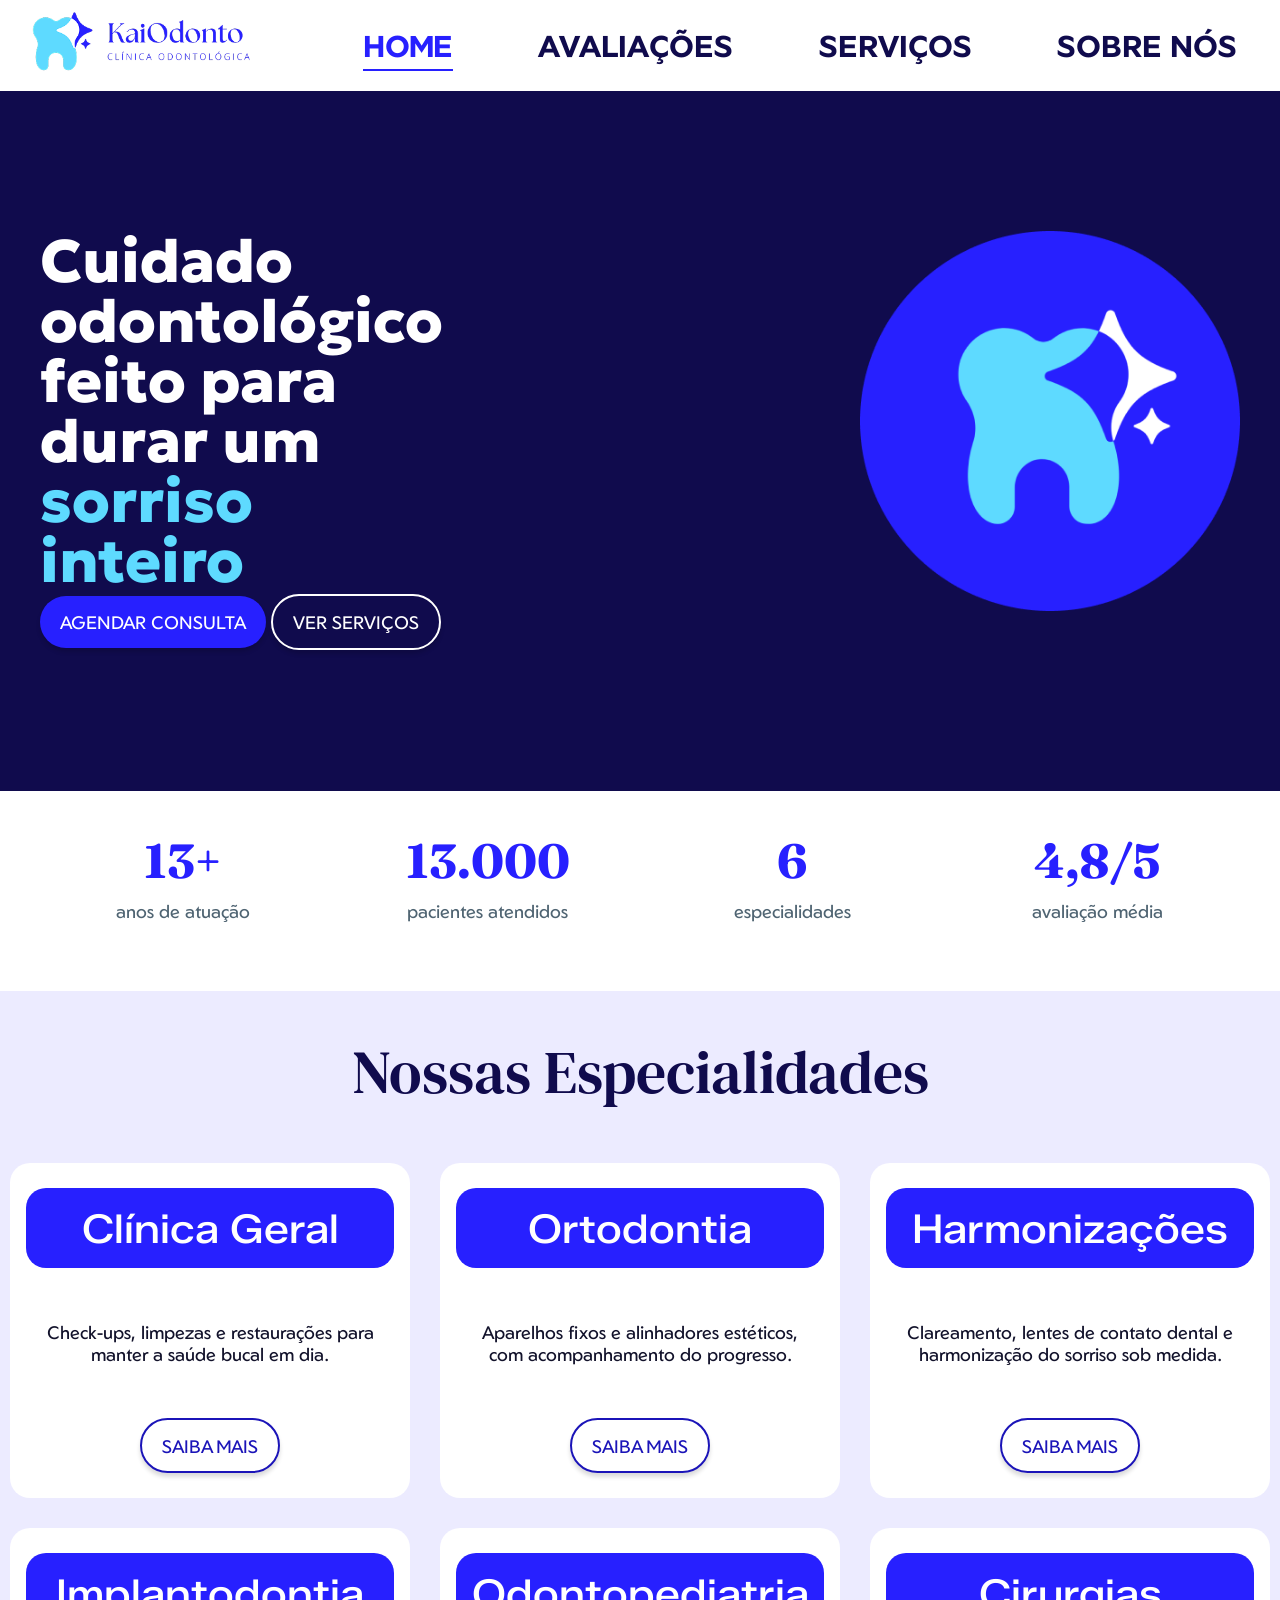
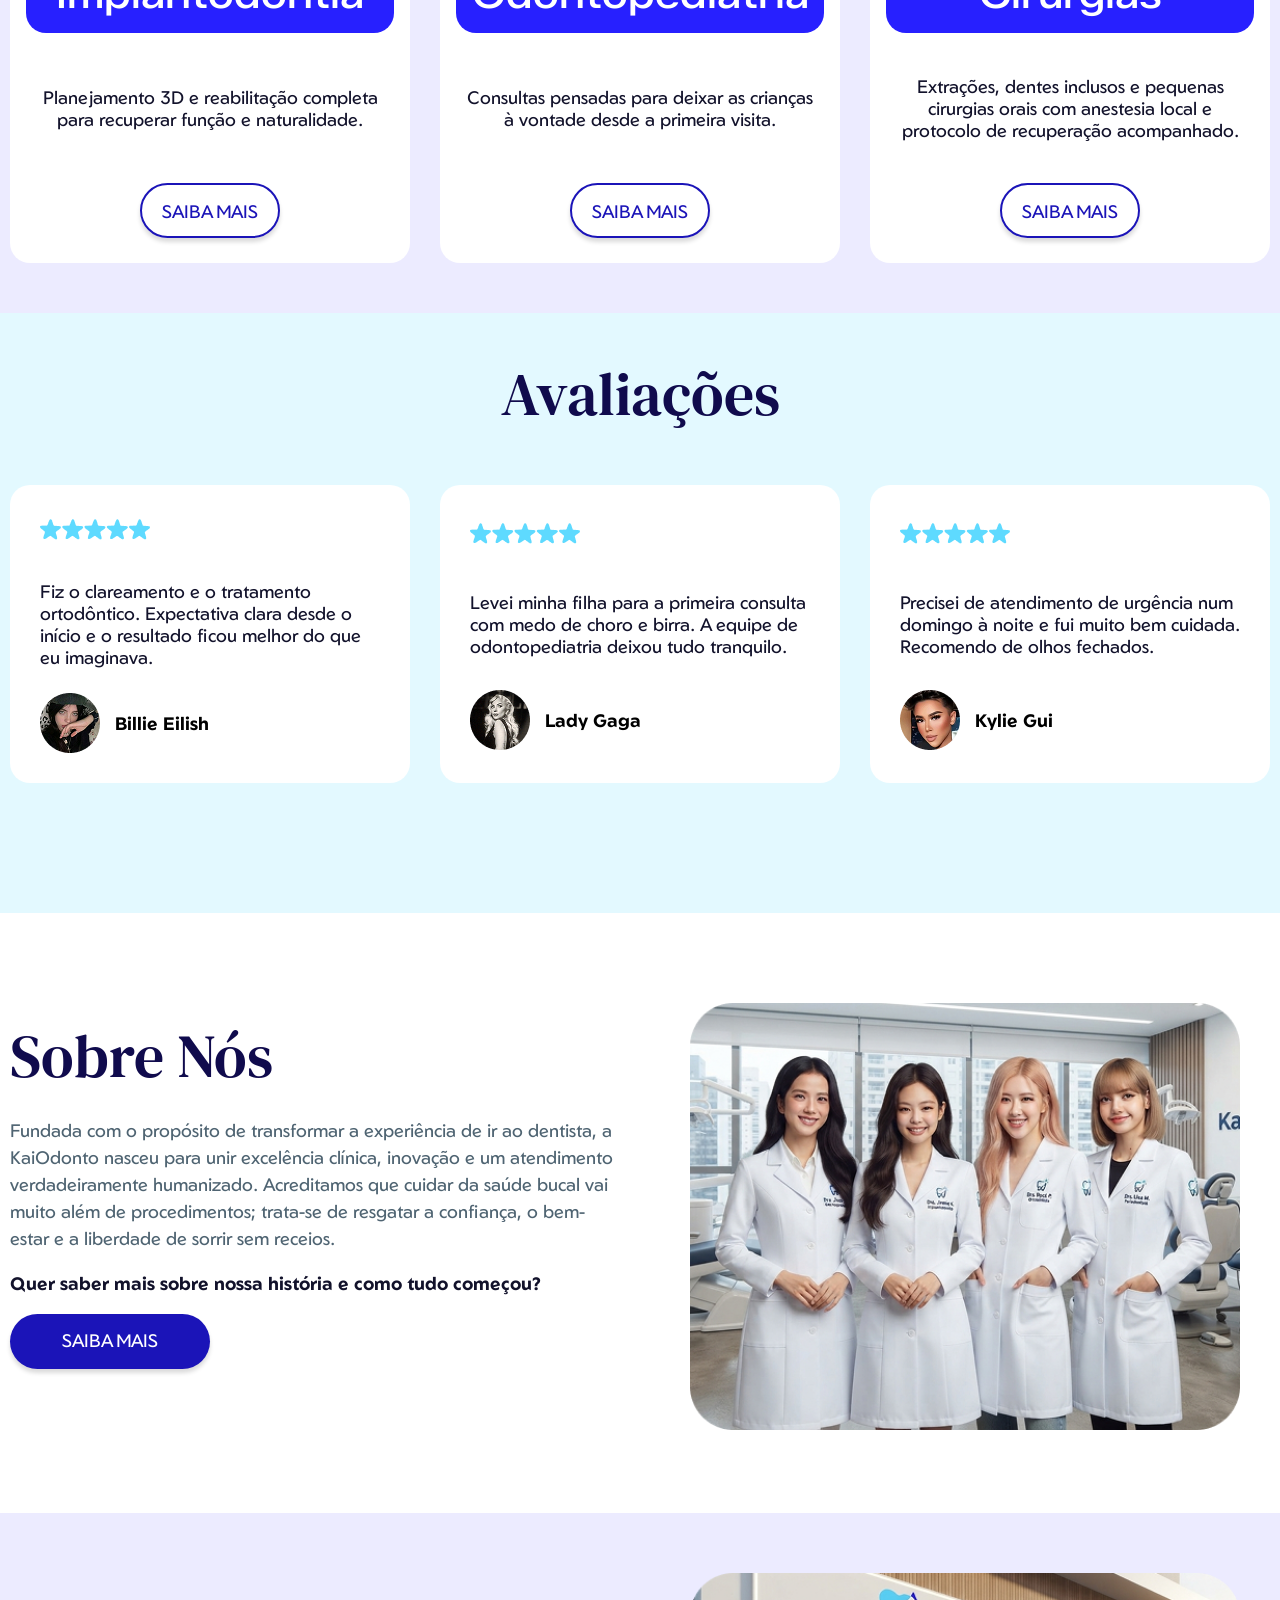
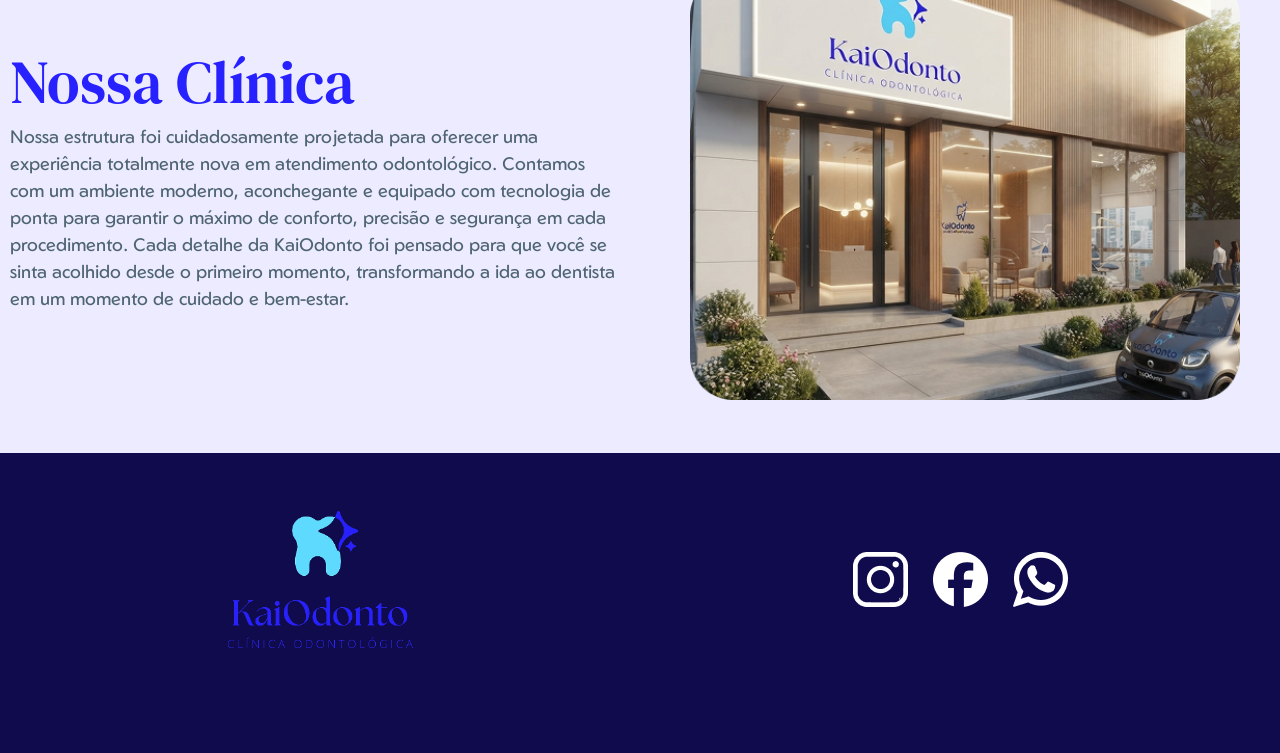
<file: index.html>
<!DOCTYPE html>
<html lang="pt-br">
<head>

    <meta charset="UTF-8">
    <title>KaiOdonto - A melhor Clínica Odontológica da Bahia</title>
    <link rel="stylesheet" href="estilo.css">
    <link rel="preconnect" href="https://fonts.googleapis.com">
    <link rel="preconnect" href="https://fonts.gstatic.com" crossorigin>
    <link href="https://fonts.googleapis.com/css2?family=DM+Serif+Text:ital@0;1&family=Fraunces:ital,opsz,wght@0,9..144,100..900;1,9..144,100..900&family=Geologica:wght,CRSV@100..900,0&family=Geom:ital,wght@0,300..900;1,300..900&family=Zalando+Sans+SemiExpanded:ital,wght@0,200..900;1,200..900&display=swap" rel="stylesheet">
    <link rel="icon" type="image/png" href="imagens/icon.png">
    
</head>
<body>

    <header id="topo">
        <div class="container grid-topo">
            <h1><a href="index.html"><img src="imagens/logo1.png" alt="Logo" id="logo1"></a></h1>
            <nav id="menu-topo">
                <ul>
                    <li><a href="index.html" class="atual">HOME</a></li>
                    <li><a href="index.html#avaliacoes">AVALIAÇÕES</a></li>
                    <li><a href="servicos.html">SERVIÇOS</a></li>
                    <li><a href="sobre.html">SOBRE NÓS</a></li>
                </ul>
            </nav>
        </div>
    </header>

    <main id="conteudo">
        <section id="chamado">
            <div class="container grid-chamado">
                <h2>Cuidado odontológico feito para durar um <span id="txt-azul">sorriso inteiro</span></h2>
                <img src="imagens/circulo.png" alt="Círculo com a Logo" id="circulo">
            <div class="botoes">
                <a href="" class="bt-azul-f">AGENDAR CONSULTA</a>
                <a href="servicos.html" class="bt-branco-t">VER SERVIÇOS</a>
            </div>
            </div>
        </section>

        <section id="info">
            <div class="container">
                <article class="infos">
                <h3>13+</h3>
                <h4>anos de atuação</h4>
                </article>
                <article class="infos">
                <h3>13.000</h3>
                <h4>pacientes atendidos</h4>
                </article>
                <article class="infos">
                <h3>6</h3>
                <h4>especialidades</h4>
                </article>
                <article class="infos">
                <h3>4,8/5</h3>
                <h4>avaliação média</h4>
                </article>
            </div>
        </section>

        <section id="especialidades">
            <div class="container">
                <h3>Nossas Especialidades</h3>
                <article class="especialidades">
                    <h4>Clínica Geral</h4>
                    <p>Check-ups, limpezas e restaurações para manter a saúde bucal em dia.</p>
                    <a href="servicos.html#clinica-geral" class="bt-azul-t">SAIBA MAIS</a>
                </article>
                <article class="especialidades">
                    <h4>Ortodontia</h4>
                    <p>Aparelhos fixos e alinhadores estéticos, com acompanhamento do progresso.</p>
                    <a href="servicos.html#ortodontia" class="bt-azul-t">SAIBA MAIS</a>
                </article>
                <article class="especialidades">
                    <h4>Harmonizações</h4>
                    <p>Clareamento, lentes de contato dental e harmonização do sorriso sob medida.</p>
                    <a href="servicos.html#harmonizacoes" class="bt-azul-t">SAIBA MAIS</a>
                </article>
                <article class="especialidades">
                    <h4>Implantodontia</h4>
                    <p>Planejamento 3D e reabilitação completa para recuperar função e naturalidade.</p>
                    <a href="servicos.html#implantodontia" class="bt-azul-t">SAIBA MAIS</a>
                </article>
                <article class="especialidades">
                    <h4>Odontopediatria</h4>
                    <p>Consultas pensadas para deixar as crianças à vontade desde a primeira visita.</p>
                    <a href="servicos.html#odontopediatria" class="bt-azul-t">SAIBA MAIS</a>
                </article>
                <article class="especialidades">
                    <h4>Cirurgias</h4>
                    <p>Extrações, dentes inclusos e pequenas cirurgias orais com anestesia local e protocolo de recuperação acompanhado.</p>
                    <a href="servicos.html#cirurgias" class="bt-azul-t">SAIBA MAIS</a>
                </article>
            </div>
        </section>

        <section id="avaliacoes">
            <div class="container">
                <h3>Avaliações</h3>
                <article class="avaliacoes">
                    <img src="imagens/5-estrelas.png" alt="Avaliação 5 Estrelas">
                    <p>Fiz o clareamento e o tratamento ortodôntico. Expectativa clara desde o início e o resultado ficou melhor do que eu imaginava.</p>
                    <div class="cliente-info">
                        <img src="imagens/cliente1.png" alt="">
                        <h5>Billie Eilish</h5>
                    </div>
                </article>
                <article class="avaliacoes">
                    <img src="imagens/5-estrelas.png" alt="Avaliação 5 Estrelas">
                    <p>Levei minha filha para a primeira consulta com medo de choro e birra. A equipe de odontopediatria deixou tudo tranquilo.</p>
                    <div class="cliente-info">
                        <img src="imagens/cliente2.png" alt="">
                        <h5>Lady Gaga</h5>
                    </div>
                </article>
                <article class="avaliacoes">
                    <img src="imagens/5-estrelas.png" alt="Avaliação 5 Estrelas">
                    <p>Precisei de atendimento de urgência num domingo à noite e fui muito bem cuidada. Recomendo de olhos fechados.</p>
                    <div class="cliente-info">
                        <img src="imagens/cliente3.png" alt="">
                        <h5>Kylie Gui</h5>
                    </div>
                </article>
            </div>
        </section>

        <section id="sobre">
            <div class="container">
                <div class="conteudo-sobre">
                    <h3>Sobre Nós</h3>
                    <p>Fundada com o propósito de transformar a experiência de ir ao dentista, a KaiOdonto nasceu para unir excelência clínica, inovação e um atendimento verdadeiramente humanizado. Acreditamos que cuidar da saúde bucal vai muito além de procedimentos; trata-se de resgatar a confiança, o bem-estar e a liberdade de sorrir sem receios.</p>
                    <h5>Quer saber mais sobre nossa história e como tudo começou?</h5>
                    <a href="sobre.html" class="bt-azul-m">SAIBA MAIS</a>
                </div>
                <img src="imagens/equipe.png" alt="Equipe da Clínica">
            </div>
        </section>

        <section id="clinica">
            <div class="container">
                <div class="conteudo-clinica">
                    <h3>Nossa Clínica</h3>
                    <p>Nossa estrutura foi cuidadosamente projetada para oferecer uma experiência totalmente nova em atendimento odontológico. Contamos com um ambiente moderno, aconchegante e equipado com tecnologia de ponta para garantir o máximo de conforto, precisão e segurança em cada procedimento. Cada detalhe da KaiOdonto foi pensado para que você se sinta acolhido desde o primeiro momento, transformando a ida ao dentista em um momento de cuidado e bem-estar.</p>
                </div>
                <img src="imagens/clinica.png" alt="Frente da Clínica">
            </div>
        </section>
    </main>

    <footer id="rodape">
        <div class="container">
            <h1><a href="index.html"><img src="imagens/logo2.png" alt="Logo"></a></h1>
            <div id="redes">
                <a href=""><img src="imagens/insta.png" alt="Instagram da Clínica" id="insta"></a>
                <a href=""><img src="imagens/face.png" alt="Facebook da Clínica" id="face"></a>
                <a href=""><img src="imagens/zap.png" alt="Whatsapp da Clínica" id="zap"></a>
            </div>
        </div>
    </footer>
    
</body>
</html>
</file>
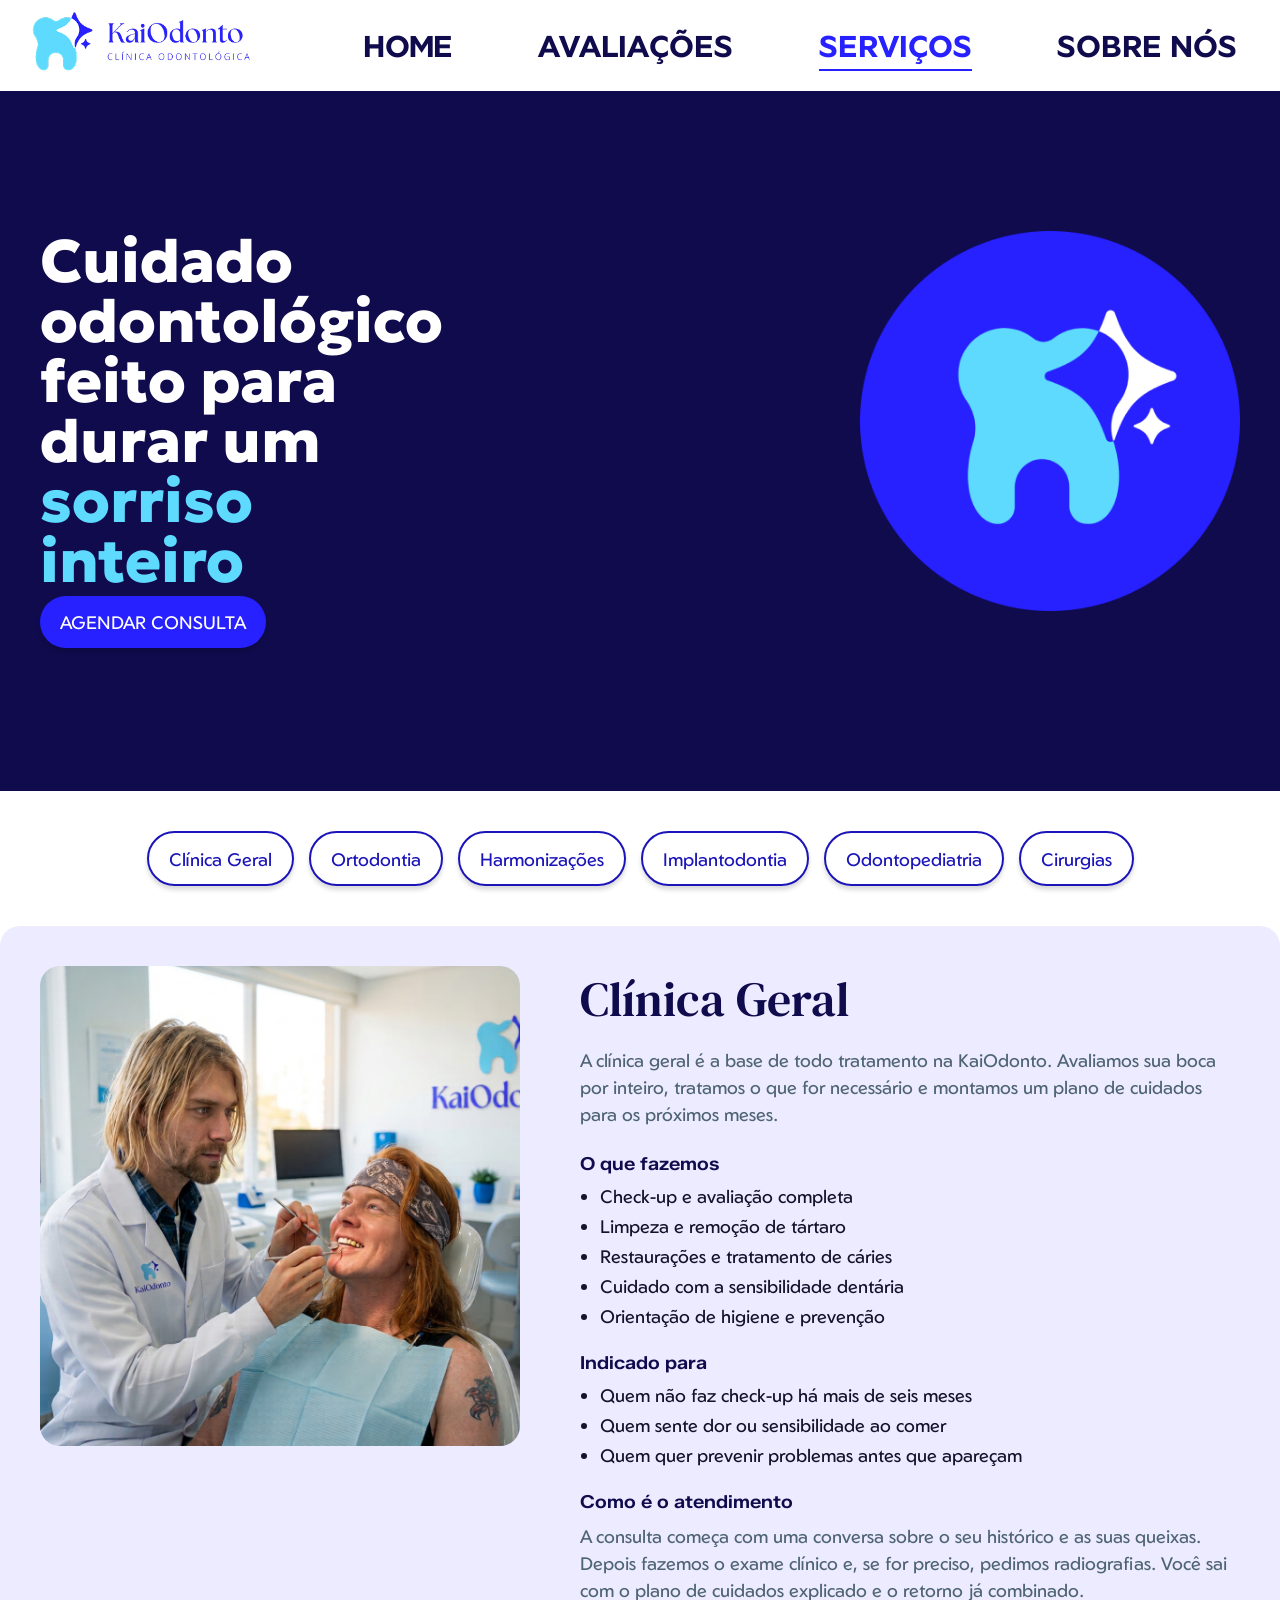
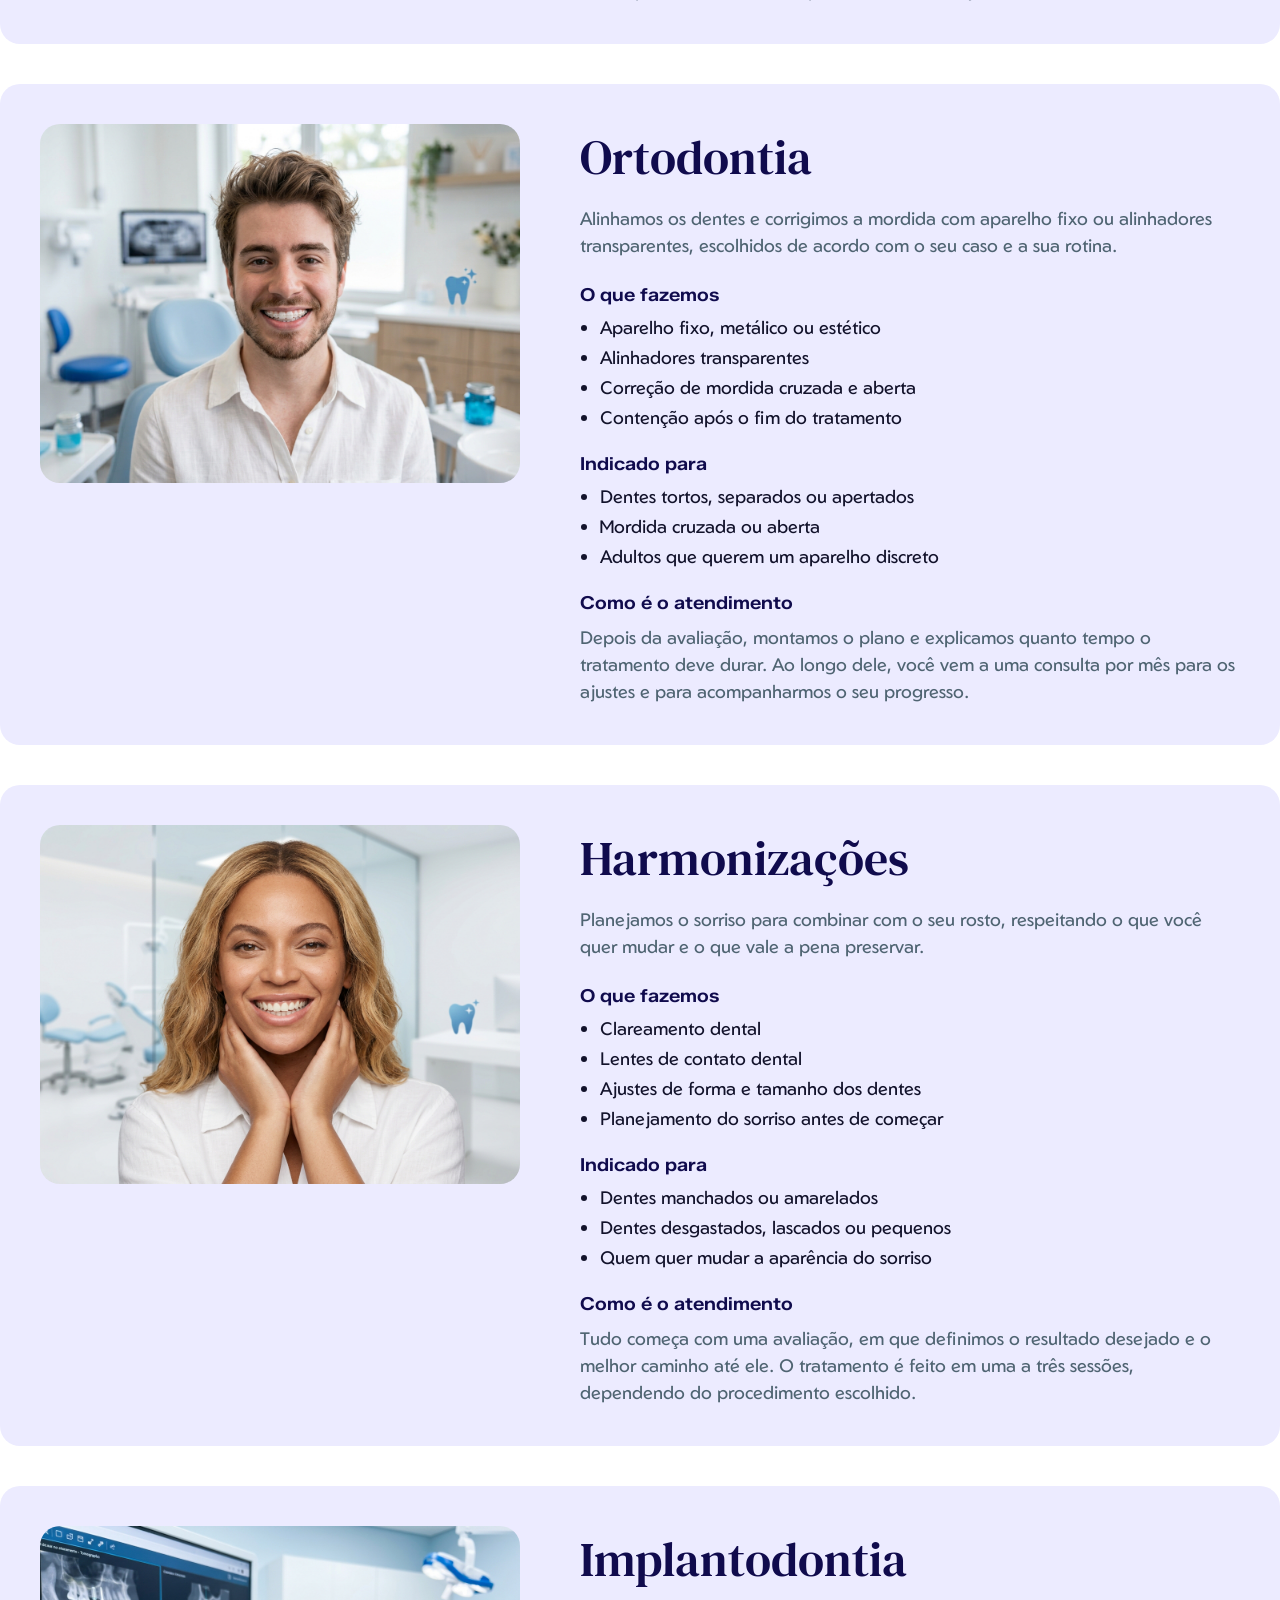
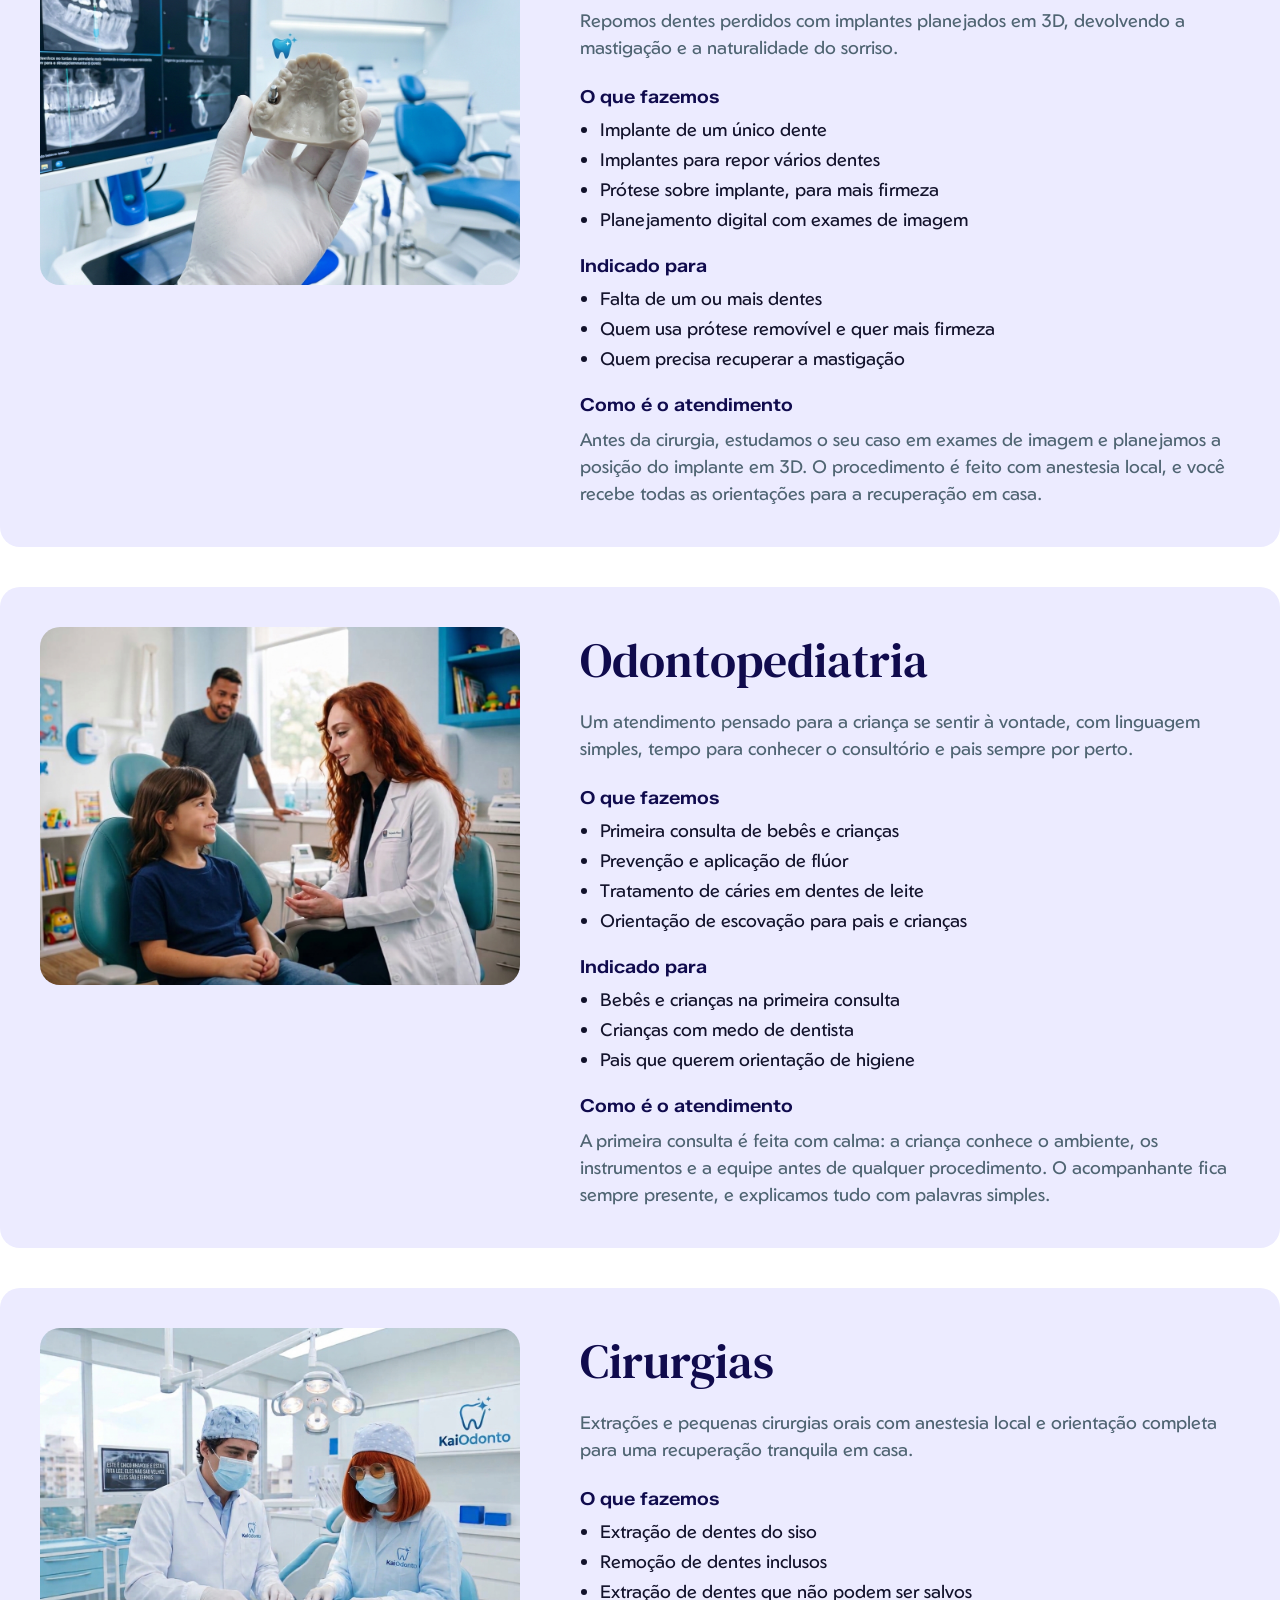
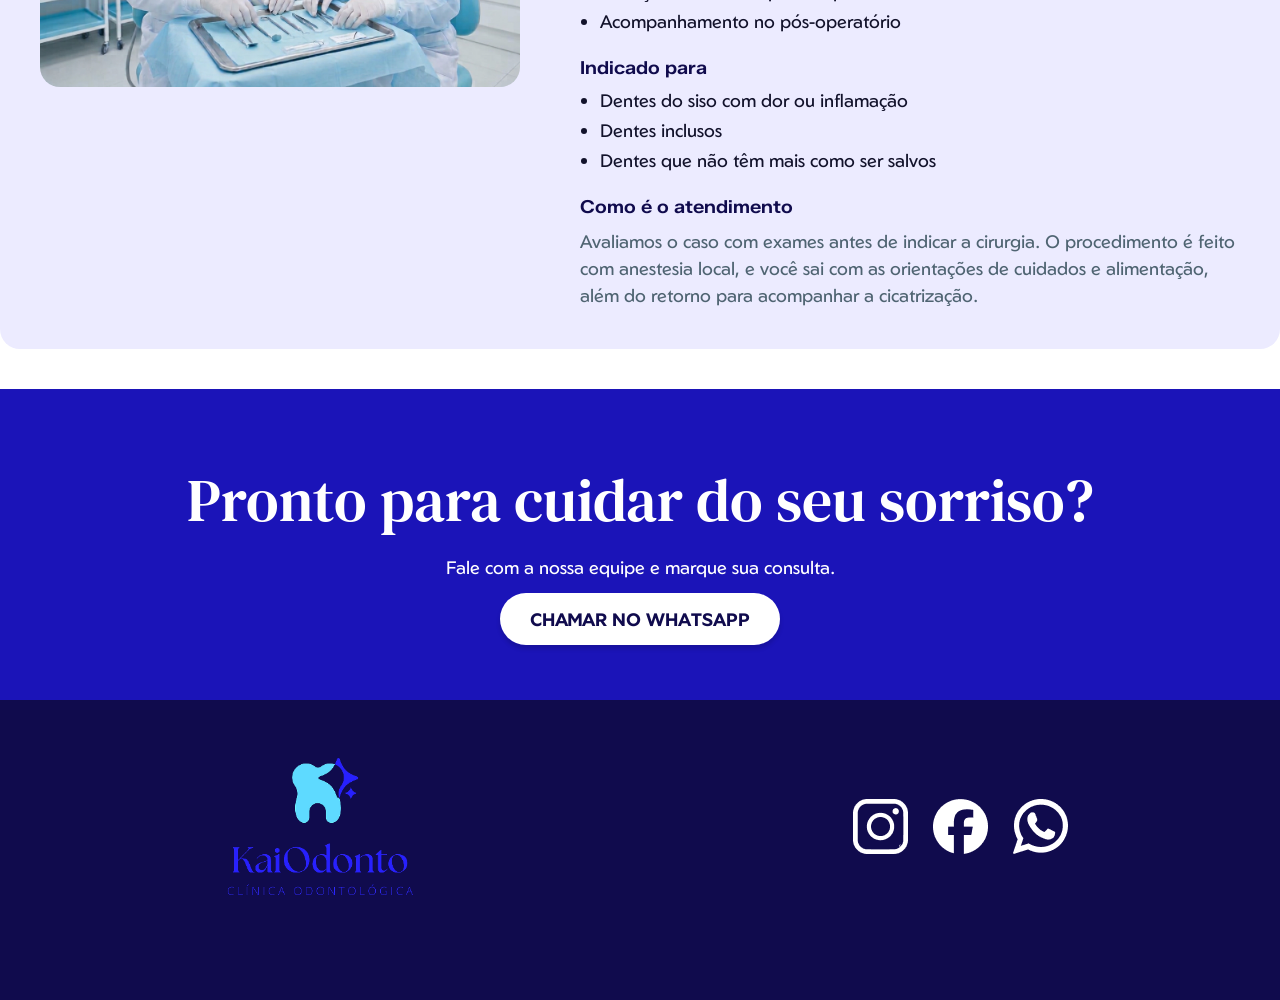
<file: servicos.html>
<!DOCTYPE html>
<html lang="pt-br">
<head>

    <meta charset="UTF-8">
    <title>KaiOdonto - A melhor Clínica Odontológica da Bahia</title>
    <link rel="stylesheet" href="estilo.css">
    <link rel="preconnect" href="https://fonts.googleapis.com">
    <link rel="preconnect" href="https://fonts.gstatic.com" crossorigin>
    <link href="https://fonts.googleapis.com/css2?family=DM+Serif+Text:ital@0;1&family=Fraunces:ital,opsz,wght@0,9..144,100..900;1,9..144,100..900&family=Geologica:wght,CRSV@100..900,0&family=Geom:ital,wght@0,300..900;1,300..900&family=Zalando+Sans+SemiExpanded:ital,wght@0,200..900;1,200..900&display=swap" rel="stylesheet">
    <link rel="icon" type="image/png" href="imagens/icon.png">
    
</head>
<body>

    <header id="topo">
        <div class="container grid-topo">
            <h1><a href="index.html"><img src="imagens/logo1.png" alt="Logo" id="logo1"></a></h1>
            <nav id="menu-topo">
                <ul>
                    <li><a href="index.html">HOME</a></li>
                    <li><a href="index.html#avaliacoes">AVALIAÇÕES</a></li>
                    <li><a href="servicos.html" class="atual">SERVIÇOS</a></li>
                    <li><a href="sobre.html">SOBRE NÓS</a></li>
                </ul>
            </nav>
        </div>
    </header>

    <main id="conteudo">
        <section id="chamado">
            <div class="container grid-chamado">
                <h2>Cuidado odontológico feito para durar um <span id="txt-azul">sorriso inteiro</span></h2>
                <img src="imagens/circulo.png" alt="Círculo com a Logo" id="circulo">
            <div class="botoes">
                <a href="#atendimento" class="bt-azul-f">AGENDAR CONSULTA</a>
            </div>
            </div>
        </section>

        <section id="servicos">
            <div class="container">
                <nav id="nav">
                    <a href="#clinica-geral" class="bt-azul-t">Clínica Geral</a>
                    <a href="#ortodontia" class="bt-azul-t">Ortodontia</a>
                    <a href="#harmonizacoes" class="bt-azul-t">Harmonizações</a>
                    <a href="#implantodontia" class="bt-azul-t">Implantodontia</a>
                    <a href="#odontopediatria" class="bt-azul-t">Odontopediatria</a>
                    <a href="#cirurgias" class="bt-azul-t">Cirurgias</a>
                </nav>

                <article class="servico" id="clinica-geral">
                    <img src="imagens/servico-clinica-geral.jpeg" alt="Dentista examinando os dentes de um paciente">
                    <div class="servico-texto">
                        <h4>Clínica Geral</h4>
                        <p>A clínica geral é a base de todo tratamento na KaiOdonto. Avaliamos sua boca por inteiro, tratamos o que for necessário e montamos um plano de cuidados para os próximos meses.</p>
                        <h5>O que fazemos</h5>
                        <ul>
                            <li>Check-up e avaliação completa</li>
                            <li>Limpeza e remoção de tártaro</li>
                            <li>Restaurações e tratamento de cáries</li>
                            <li>Cuidado com a sensibilidade dentária</li>
                            <li>Orientação de higiene e prevenção</li>
                        </ul>
                        <h5>Indicado para</h5>
                        <ul>
                            <li>Quem não faz check-up há mais de seis meses</li>
                            <li>Quem sente dor ou sensibilidade ao comer</li>
                            <li>Quem quer prevenir problemas antes que apareçam</li>
                        </ul>
                        <h5>Como é o atendimento</h5>
                        <p>A consulta começa com uma conversa sobre o seu histórico e as suas queixas. Depois fazemos o exame clínico e, se for preciso, pedimos radiografias. Você sai com o plano de cuidados explicado e o retorno já combinado.</p>
                    </div>
                </article>
                <article class="servico" id="ortodontia">
                    <img src="imagens/servico-ortodontia.jpeg" alt="Paciente sorrindo com aparelho ortodôntico">
                    <div class="servico-texto">
                        <h4>Ortodontia</h4>
                        <p>Alinhamos os dentes e corrigimos a mordida com aparelho fixo ou alinhadores transparentes, escolhidos de acordo com o seu caso e a sua rotina.</p>
                        <h5>O que fazemos</h5>
                        <ul>
                            <li>Aparelho fixo, metálico ou estético</li>
                            <li>Alinhadores transparentes</li>
                            <li>Correção de mordida cruzada e aberta</li>
                            <li>Contenção após o fim do tratamento</li>
                        </ul>
                        <h5>Indicado para</h5>
                        <ul>
                            <li>Dentes tortos, separados ou apertados</li>
                            <li>Mordida cruzada ou aberta</li>
                            <li>Adultos que querem um aparelho discreto</li>
                        </ul>
                        <h5>Como é o atendimento</h5>
                        <p>Depois da avaliação, montamos o plano e explicamos quanto tempo o tratamento deve durar. Ao longo dele, você vem a uma consulta por mês para os ajustes e para acompanharmos o seu progresso.</p>
                    </div>
                </article>
                <article class="servico" id="harmonizacoes">
                    <img src="imagens/servico-harmonizacao.jpeg" alt="Sorriso claro e alinhado">
                    <div class="servico-texto">
                        <h4>Harmonizações</h4>
                        <p>Planejamos o sorriso para combinar com o seu rosto, respeitando o que você quer mudar e o que vale a pena preservar.</p>
                        <h5>O que fazemos</h5>
                        <ul>
                            <li>Clareamento dental</li>
                            <li>Lentes de contato dental</li>
                            <li>Ajustes de forma e tamanho dos dentes</li>
                            <li>Planejamento do sorriso antes de começar</li>
                        </ul>
                        <h5>Indicado para</h5>
                        <ul>
                            <li>Dentes manchados ou amarelados</li>
                            <li>Dentes desgastados, lascados ou pequenos</li>
                            <li>Quem quer mudar a aparência do sorriso</li>
                        </ul>
                        <h5>Como é o atendimento</h5>
                        <p>Tudo começa com uma avaliação, em que definimos o resultado desejado e o melhor caminho até ele. O tratamento é feito em uma a três sessões, dependendo do procedimento escolhido.</p>
                    </div>
                </article>
                <article class="servico" id="implantodontia">
                    <img src="imagens/servico-implantodontia.jpeg" alt="Modelo 3D de implante dentário">
                    <div class="servico-texto">
                        <h4>Implantodontia</h4>
                        <p>Repomos dentes perdidos com implantes planejados em 3D, devolvendo a mastigação e a naturalidade do sorriso.</p>
                        <h5>O que fazemos</h5>
                        <ul>
                            <li>Implante de um único dente</li>
                            <li>Implantes para repor vários dentes</li>
                            <li>Prótese sobre implante, para mais firmeza</li>
                            <li>Planejamento digital com exames de imagem</li>
                        </ul>
                        <h5>Indicado para</h5>
                        <ul>
                            <li>Falta de um ou mais dentes</li>
                            <li>Quem usa prótese removível e quer mais firmeza</li>
                            <li>Quem precisa recuperar a mastigação</li>
                        </ul>
                        <h5>Como é o atendimento</h5>
                        <p>Antes da cirurgia, estudamos o seu caso em exames de imagem e planejamos a posição do implante em 3D. O procedimento é feito com anestesia local, e você recebe todas as orientações para a recuperação em casa.</p>
                    </div>
                </article>
                <article class="servico" id="odontopediatria">
                    <img src="imagens/servico-odontopediatria.jpg" alt="Criança sorrindo no consultório">
                    <div class="servico-texto">
                        <h4>Odontopediatria</h4>
                        <p>Um atendimento pensado para a criança se sentir à vontade, com linguagem simples, tempo para conhecer o consultório e pais sempre por perto.</p>
                        <h5>O que fazemos</h5>
                        <ul>
                            <li>Primeira consulta de bebês e crianças</li>
                            <li>Prevenção e aplicação de flúor</li>
                            <li>Tratamento de cáries em dentes de leite</li>
                            <li>Orientação de escovação para pais e crianças</li>
                        </ul>
                        <h5>Indicado para</h5>
                        <ul>
                            <li>Bebês e crianças na primeira consulta</li>
                            <li>Crianças com medo de dentista</li>
                            <li>Pais que querem orientação de higiene</li>
                        </ul>
                        <h5>Como é o atendimento</h5>
                        <p>A primeira consulta é feita com calma: a criança conhece o ambiente, os instrumentos e a equipe antes de qualquer procedimento. O acompanhante fica sempre presente, e explicamos tudo com palavras simples.</p>
                    </div>
                </article>
                <article class="servico" id="cirurgias">
                    <img src="imagens/servico-cirurgias.jpeg" alt="Equipe preparada para um procedimento oral">
                    <div class="servico-texto">
                        <h4>Cirurgias</h4>
                        <p>Extrações e pequenas cirurgias orais com anestesia local e orientação completa para uma recuperação tranquila em casa.</p>
                        <h5>O que fazemos</h5>
                        <ul>
                            <li>Extração de dentes do siso</li>
                            <li>Remoção de dentes inclusos</li>
                            <li>Extração de dentes que não podem ser salvos</li>
                            <li>Acompanhamento no pós-operatório</li>
                        </ul>
                        <h5>Indicado para</h5>
                        <ul>
                            <li>Dentes do siso com dor ou inflamação</li>
                            <li>Dentes inclusos</li>
                            <li>Dentes que não têm mais como ser salvos</li>
                        </ul>
                        <h5>Como é o atendimento</h5>
                        <p>Avaliamos o caso com exames antes de indicar a cirurgia. O procedimento é feito com anestesia local, e você sai com as orientações de cuidados e alimentação, além do retorno para acompanhar a cicatrização.</p>
                    </div>
                </article>
            </div>
        </section>

        <section id="atendimento">
            <div class="container">
                <h3>Pronto para cuidar do seu sorriso?</h3>
                <p>Fale com a nossa equipe e marque sua consulta.</p>
                <a href="" class="bt-branco">CHAMAR NO WHATSAPP</a>
            </div>
        </section>
    </main>

    <footer id="rodape">
        <div class="container">
            <h1><a href="index.html"><img src="imagens/logo2.png" alt="Logo"></a></h1>
            <div id="redes">
                <a href=""><img src="imagens/insta.png" alt="Instagram da Clínica" id="insta"></a>
                <a href=""><img src="imagens/face.png" alt="Facebook da Clínica" id="face"></a>
                <a href=""><img src="imagens/zap.png" alt="Whatsapp da Clínica" id="zap"></a>
            </div>
        </div>
    </footer>
</body>
</html>
</file>
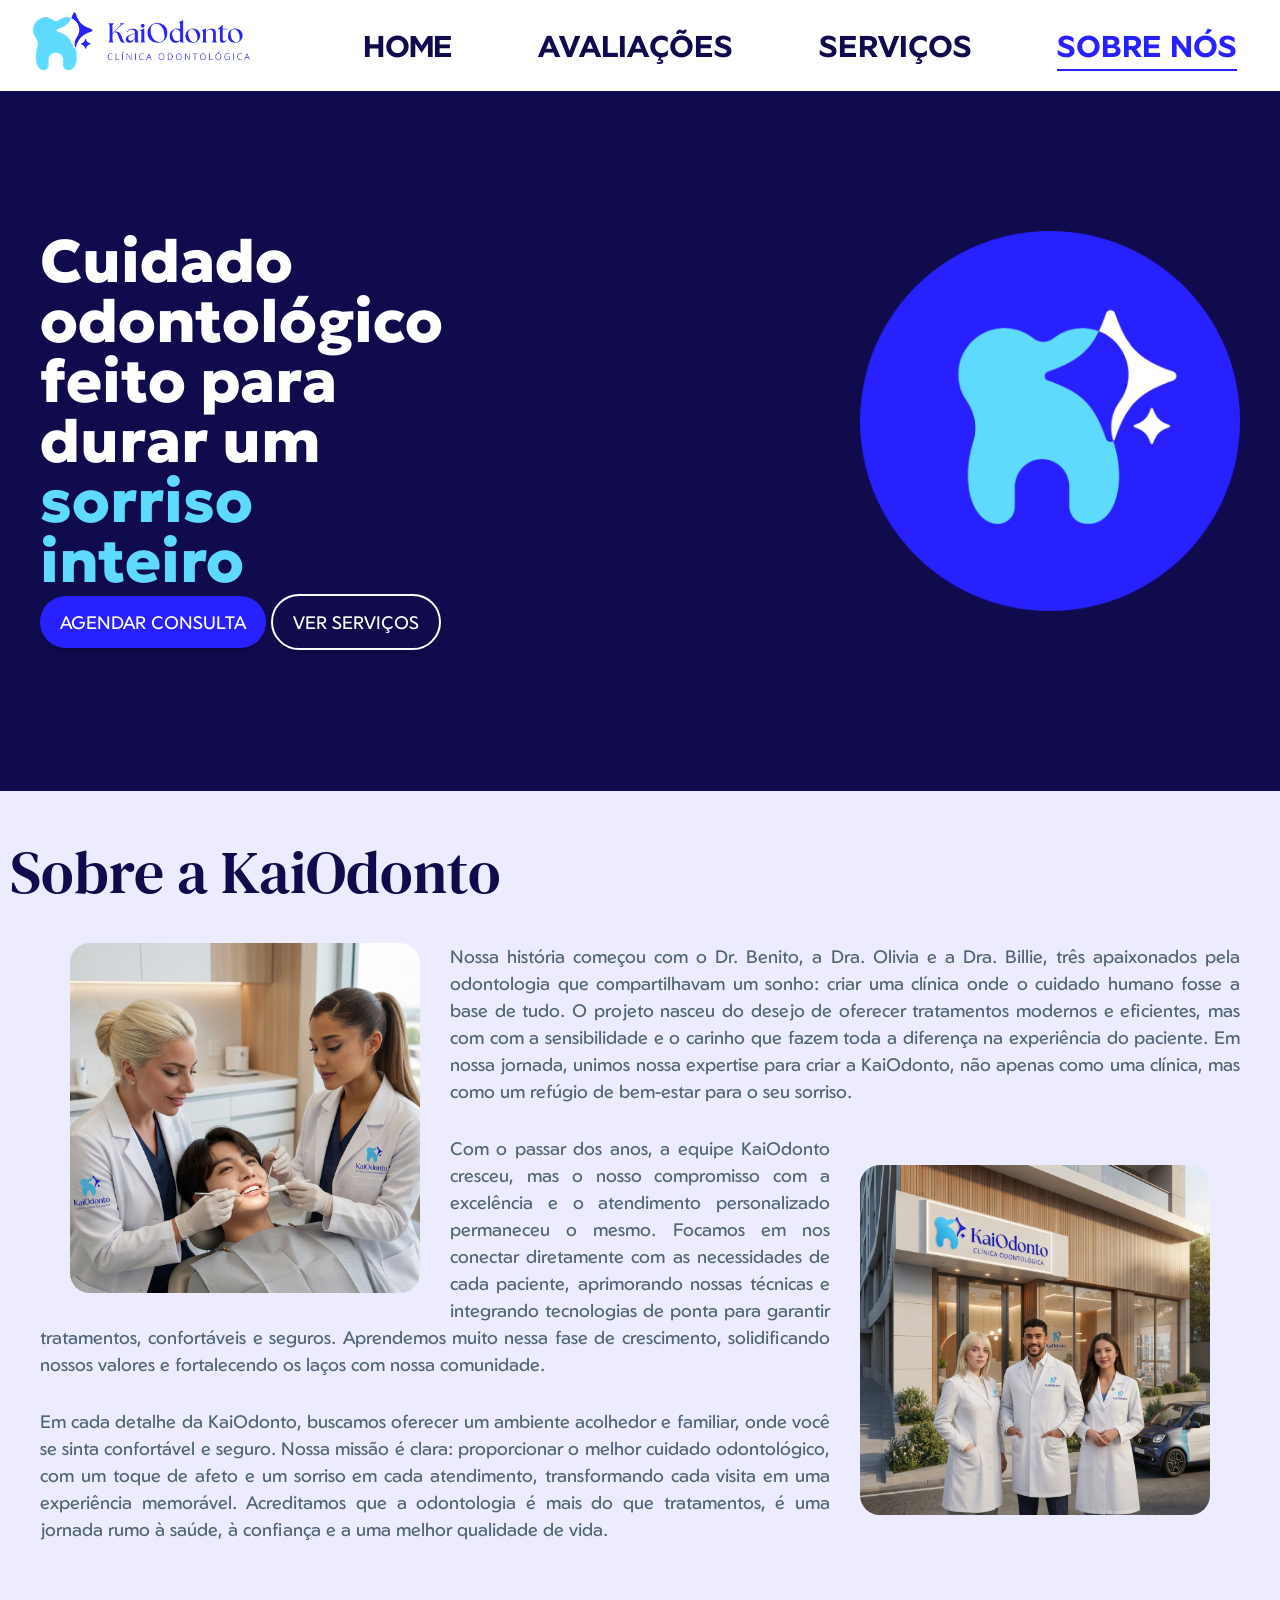
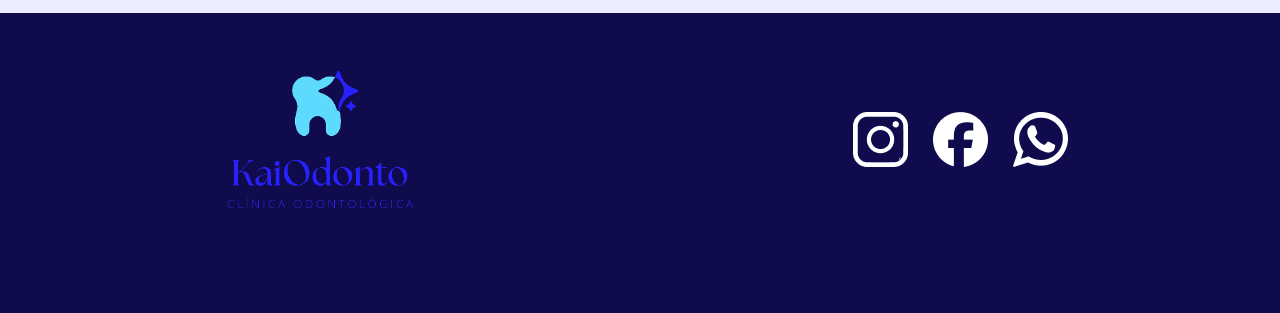
<file: sobre.html>
<!DOCTYPE html>
<html lang="pt-br">
<head>

    <meta charset="UTF-8">
    <title>KaiOdonto - A melhor Clínica Odontológica da Bahia</title>
    <link rel="stylesheet" href="estilo.css">
    <link rel="preconnect" href="https://fonts.googleapis.com">
    <link rel="preconnect" href="https://fonts.gstatic.com" crossorigin>
    <link href="https://fonts.googleapis.com/css2?family=DM+Serif+Text:ital@0;1&family=Fraunces:ital,opsz,wght@0,9..144,100..900;1,9..144,100..900&family=Geologica:wght,CRSV@100..900,0&family=Geom:ital,wght@0,300..900;1,300..900&family=Zalando+Sans+SemiExpanded:ital,wght@0,200..900;1,200..900&display=swap" rel="stylesheet">
    <link rel="icon" type="image/png" href="imagens/icon.png">
    
</head>
<body>

    <header id="topo">
        <div class="container grid-topo">
            <h1><a href="index.html"><img src="imagens/logo1.png" alt="Logo" id="logo1"></a></h1>
            <nav id="menu-topo">
                <ul>
                    <li><a href="index.html">HOME</a></li>
                    <li><a href="index.html#avaliacoes">AVALIAÇÕES</a></li>
                    <li><a href="servicos.html">SERVIÇOS</a></li>
                    <li><a href="sobre.html" class="atual">SOBRE NÓS</a></li>
                </ul>
            </nav>
        </div>
    </header>

    <main>
        <section id="chamado">
            <div class="container grid-chamado">
                <h2>Cuidado odontológico feito para durar um <span id="txt-azul">sorriso inteiro</span></h2>
                <img src="imagens/circulo.png" alt="Círculo com a Logo" id="circulo">
            <div class="botoes">
                <a href="" class="bt-azul-f">AGENDAR CONSULTA</a>
                <a href="servicos.html" class="bt-branco-t">VER SERVIÇOS</a>
            </div>
            </div>
        </section>

        <section id="historia">
            <div class="container">
                <div class="conteudo interno">
                    <h3>Sobre a KaiOdonto</h3>
                    <p><img src="imagens/tratamento.jpeg" alt="Tratamento de um Paciente" class="esquerda"> Nossa história começou com o Dr. Benito, a Dra. Olivia e a Dra. Billie, três apaixonados pela odontologia que compartilhavam um sonho: criar uma clínica onde o cuidado humano fosse a base de tudo. O projeto nasceu do desejo de oferecer tratamentos modernos e eficientes, mas com com a sensibilidade e o carinho que fazem toda a diferença na experiência do paciente. Em nossa jornada, unimos nossa expertise para criar a KaiOdonto, não apenas como uma clínica, mas como um refúgio de bem-estar para o seu sorriso.</p>
                    <p><img src="imagens/equipe-clinica.jpeg" alt="Equipe original da Clínica" class="direita"> Com o passar dos anos, a equipe KaiOdonto cresceu, mas o nosso compromisso com a excelência e o atendimento personalizado permaneceu o mesmo. Focamos em nos conectar diretamente com as necessidades de cada paciente, aprimorando nossas técnicas e integrando tecnologias de ponta para garantir tratamentos, confortáveis e seguros. Aprendemos muito nessa fase de crescimento, solidificando nossos valores e fortalecendo os laços com nossa comunidade.</p>
                    <p>Em cada detalhe da KaiOdonto, buscamos oferecer um ambiente acolhedor e familiar, onde você se sinta confortável e seguro. Nossa missão é clara: proporcionar o melhor cuidado odontológico, com um toque de afeto e um sorriso em cada atendimento, transformando cada visita em uma experiência memorável. Acreditamos que a odontologia é mais do que tratamentos, é uma jornada rumo à saúde, à confiança e a uma melhor qualidade de vida.</p>
                </div>
            </div>
        </section>
    </main>
    
    <footer id="rodape">
        <div class="container">
            <h1><a href="index.html"><img src="imagens/logo2.png" alt="Logo"></a></h1>
            <div id="redes">
                <a href=""><img src="imagens/insta.png" alt="Instagram da Clínica" id="insta"></a>
                <a href=""><img src="imagens/face.png" alt="Facebook da Clínica" id="face"></a>
                <a href=""><img src="imagens/zap.png" alt="Whatsapp da Clínica" id="zap"></a>
            </div>
        </div>
    </footer>

</body>
</html>
</file>
<file: estilo.css>
*{
    margin:0;
    padding:0;
    box-sizing: border-box;
}

:root{
    --azul-profundo: #100b4d;
    --azul-medio: #1b14b8;
    --azul-forte: #2720ff;
    --azul-claro: #5edaff;
    --azul-bebe: #e3f9ff;
    --clarinho: #ecebff;
    --tinta: #12122b;
    --cinza: #4f6472;
    --branco: #ffffff;

    --dm-serif: "DM Serif Text", serif;
    --geologica: "Geologica", sans-serif;
    --zalando: "Zalando Sans SemiExpanded", sans-serif;
    --fraunces: "Fraunces", serif;
    --geom: "Geom", sans-serif;
}

body{
    font-family: var(--geom);
    font-size: 18px;
    color: var(--tinta);
}

.container{
    max-width:1440px;
    margin:0 auto;
}

#topo{
    background-color: var(--branco);
}
.grid-topo{
    display: grid;
    grid-template-columns: 1fr 1fr 2fr;
    align-items: center;
}
#logo1{
    width:300px;
}
#menu-topo{
    grid-column:2/4;
}
#menu-topo > ul{
    display:flex;
    list-style:none;
    justify-content: space-around;
    align-items: center;
}
#menu-topo a{
    font-size: 30px;
    font-weight: 700;
    font-family: var(--geom);
    color: var(--azul-profundo);
    text-decoration:none;
    padding-bottom:5px;
}
#menu-topo a:hover{
    color:var(--azul-medio);
    border-bottom: 2px solid var(--azul-medio);
}
#menu-topo .atual{
    color:var(--azul-forte);
     border-bottom: 2px solid var(--azul-forte);
}

#chamado{
    min-height:700px;
    padding: 40px;
    background-color: var(--azul-profundo);
    justify-content: center;
}
.grid-chamado{
    display:grid;
    grid-template-columns: 1fr 1fr;
    margin-top: 100px;
}
#chamado h2{
    font-family: var(--geologica);
    font-size: 60px;
    font-weight: 800;
    color:var(--branco);
    line-height: 100%;
}
#txt-azul{
    color:var(--azul-claro);
}
#circulo{
    width:380px;
    grid-column: 3/4;
}

.botoes{
    gap: 25px;
}
.bt-azul-f{
    background-color: var(--azul-forte);
    color:var(--branco);
    height: 55px;
    max-width: 200px;
    text-align: center;
    font-size:18px;
    border-radius:30px;
    box-shadow: 0px 4px 4px #00000025;
    text-decoration: none;
    padding:15px 20px;
}
.bt-azul-f:hover{
        background-color: var(--azul-claro);
        color: var(--tinta);
    }
.bt-branco-t{
    border: 2px solid var(--branco);
    color:var(--branco);
    height: 55px;
    max-width: 200px;
    text-align: center;
    font-size:18px;
    border-radius:30px;
    box-shadow: 0px 4px 4px #00000025;
    text-decoration: none;
    padding:15px 20px;
}
.bt-branco-t:hover{
        background-color: var(--branco);
        color: var(--tinta);
    }
.bt-branco{
    background-color: var(--branco);
    color: var(--azul-profundo);
    font-size:18px;
    font-weight: 700;
    border-radius:30px;
    box-shadow: 0px 4px 4px #00000025;
    text-decoration: none;
    padding:15px 30px;
}
.bt-branco:hover{
        background-color: var(--azul-claro);
        color: var(--tinta);
    }
.bt-azul-m{
    background-color: var(--azul-medio);
    color:var(--branco);
    height: 55px;
    max-width: 200px;
    text-align: center;
    font-size:18px;
    border-radius:30px;
    box-shadow: 0px 4px 4px #00000025;
    text-decoration: none;
    padding:15px 20px;
}
.bt-azul-m:hover{
        background-color: var(--clarinho);
        color: var(--tinta);
    }
.bt-azul-t{
    border: 2px solid var(--azul-medio);
    color: var(--azul-medio);
    height: 55px;
    max-width: 200px;
    text-align: center;
    font-size:18px;
    border-radius:30px;
    box-shadow: 0px 4px 4px #00000025;
    text-decoration: none;
    padding:15px 20px;
}
.bt-azul-t:hover{
        background-color: var(--azul-medio);
        color: var(--branco);
    }

#info{
    min-height: 200px;
    background-color: var(--branco);
    padding: 20px 10px;
}
#info .container{
    display:grid;
    grid-template-columns: repeat(4,1fr);
    margin:20px;
}
.infos{
    display:flex;
    flex-direction: column;
    justify-content:space-between;
    align-items: center;
}
.infos h3{
    font-family: var(--fraunces);
    font-size: 48px;
    font-weight: 700;
    color:var(--azul-forte);
}
.infos h4{
    font-size:18px;
    font-weight: 400;
    color:var(--cinza);
    margin:10px;
}

#especialidades{
    background-color: var(--clarinho);
    padding:20px 10px 50px;
}
#especialidades .container{
    display:grid;
    grid-template-columns: repeat(3,1fr);
    gap:30px;
}
#especialidades h3{
    font-family:var(--dm-serif);
    font-size: 60px;
    font-weight: 400;
    color: var(--azul-profundo);
    text-align:center;
    margin:20px 0;
    grid-column:1/4;
}
.especialidades{
    display:grid;
    grid-template-columns: 1fr;
    grid-template-rows: 80px 130px auto;
    justify-items: center;
    align-items: center;
    gap:10px;
    background-color: var(--branco);
    border-radius:20px;
    padding:25px;
}
.especialidades h4{
    display:flex;
    justify-content:center;
    align-items:center;
    width:105%;
    height:80px;
    font-family: var(--zalando);
    font-size:40px;
    font-weight: 500;
    color:var(--branco);
    background-color: var(--azul-forte);
    border-radius:20px;
}
.especialidades p{
    text-align:center;
    color:var(--tinta);
}

#avaliacoes{
    min-height:600px;
    background-color: var(--azul-bebe);
    padding:20px 10px;
}
#avaliacoes .container{
    display:grid;
    grid-template-columns: repeat(3,1fr);
    gap:30px;
}
#avaliacoes h3{
    font-family:var(--dm-serif);
    font-size: 60px;
    font-weight: 400;
    color: var(--azul-profundo);
    text-align:center;
    margin:20px 0;
    grid-column:1/4;
}
.avaliacoes{
    display:grid;
    grid-template-columns: 1fr;
    grid-template-rows: auto;
    justify-items: left;
    align-items: center;
    gap:10px;
    background-color: var(--branco);
    border-radius:20px;
    padding:30px;
}
.estrelas{
    width:150px;
    padding: 0px;
}
.avaliacoes p{
    color:var(--tinta);
    text-align:left;
}
.foto-cliente{
    width:70px;
    height:70px;
}
.avaliacoes h5{
    font-size:18px;
    font-weight: 700;
    color: black;
}
.cliente-info {
    display: flex;
    align-items: center;
    gap: 15px;
    margin-top: 15px;
}

#sobre{
    min-height:600px;
    background-color:var(--branco);
    padding:40px 10px;
}
#sobre .container{
    width: 100%;
    display:grid;
    grid-template-columns: 1fr 1fr;
    align-items: center;
    justify-items: center;
    gap:40px;
}
.conteudo-sobre{
    display:flex;
    flex-direction:column;
    gap:20px;
}
#sobre h3{
    font-family:var(--dm-serif);
    font-size: 60px;
    font-weight: 400;
    color: var(--azul-profundo);
    margin:0;
}
#sobre p{
    font-size:18px;
    color:var(--cinza);
    line-height:150%;
    width:100%;
}
#sobre h5{
    font-size:18px;
    font-weight: 700;
    color:var(--tinta);
}
#sobre img{
    width:100%;
    max-width:550px;
    height:auto;
    margin-top: 50px;
}

#clinica{
    min-height:540px;
    background-color:var(--clarinho);
    padding:40px 10px;
}
#clinica .container{
    display:grid;
    grid-template-columns: 1fr 1fr;
    align-items: center;
    justify-items: center;
    gap:40px;
}
#clinica h3{
    font-family:var(--dm-serif);
    font-size: 60px;
    font-weight: 400;
    color: var(--azul-forte);
    margin:0;
}
#clinica p{
    color:var(--cinza);
    line-height:150%;
    width:100%;
}
#clinica img{
    width:100%;
    max-width:550px;
    height:auto;
    margin-top: 20px;
}

#historia{
    background-color: var(--clarinho);
    padding: 40px 10px;
    min-height: 650px;
}
.interno h3{
    font-family: var(--dm-serif);
    font-size: 60px;
    font-weight: 400;
    color: var(--azul-profundo);
    margin: 0 0 20px;
}
.interno p{
    font-size: 18px;
    color: var(--cinza);
    line-height: 150%;
    margin: 30px;
    text-align: justify;
}
.interno .esquerda{
    width: 350px;
    border-radius: 20px;
    margin: 0px 30px 30px 30px;
    float: left;
}
.interno .direita{
    width: 350px;
    border-radius: 20px;
    margin: 30px;
    float: right;
}

#lista-servicos{
    padding: 50px 20px 60px;
}
#nav{
    display:flex;
    justify-content: center;
    gap: 15px;
    margin: 40px 0 40px 0;
}

.servico{
    background-color: var(--clarinho);
    border-radius: 20px;
    padding: 40px;
    margin-bottom: 40px;
}
.servico img{
    float: left;
    width: 40%;
    border-radius: 20px;
}
.servico-texto{
    margin-left: 45%;
}
.servico h4{
    font-family: var(--dm-serif);
    font-size: 48px;
    font-weight: 400;
    color: var(--azul-profundo);
    margin-bottom: 15px;
}
.servico p{
    color: var(--cinza);
    line-height: 150%;
}
.servico h5{
    font-family: var(--zalando);
    font-size: 18px;
    font-weight: 600;
    color: var(--azul-profundo);
    margin: 25px 0px 10px;
}
.servico ul{
    margin-left: 20px;
}
.servico li{
    color: var(--tinta);
    margin-bottom: 8px;
}

#atendimento{
    background-color: var(--azul-medio);
    padding: 70px 20px;
    text-align: center;
}
#atendimento h3{
    font-family: var(--dm-serif);
    font-size: 60px;
    font-weight: 400;
    color: var(--branco);
    margin-bottom: 15px;
}
#atendimento p{
    color: var(--branco);
    margin-bottom: 30px;
}

#rodape{
    background-color: var(--azul-profundo);
    min-height: 300px;
}
#rodape .container{
    display:grid;
    grid-template-columns: 1fr 1fr;
    align-items: center;
    justify-items: center;
    height:250px;
}
#rodape h1 img{
    width:260px;
}
#redes a{
    display:inline;
    margin: 10px;
}
</file>
